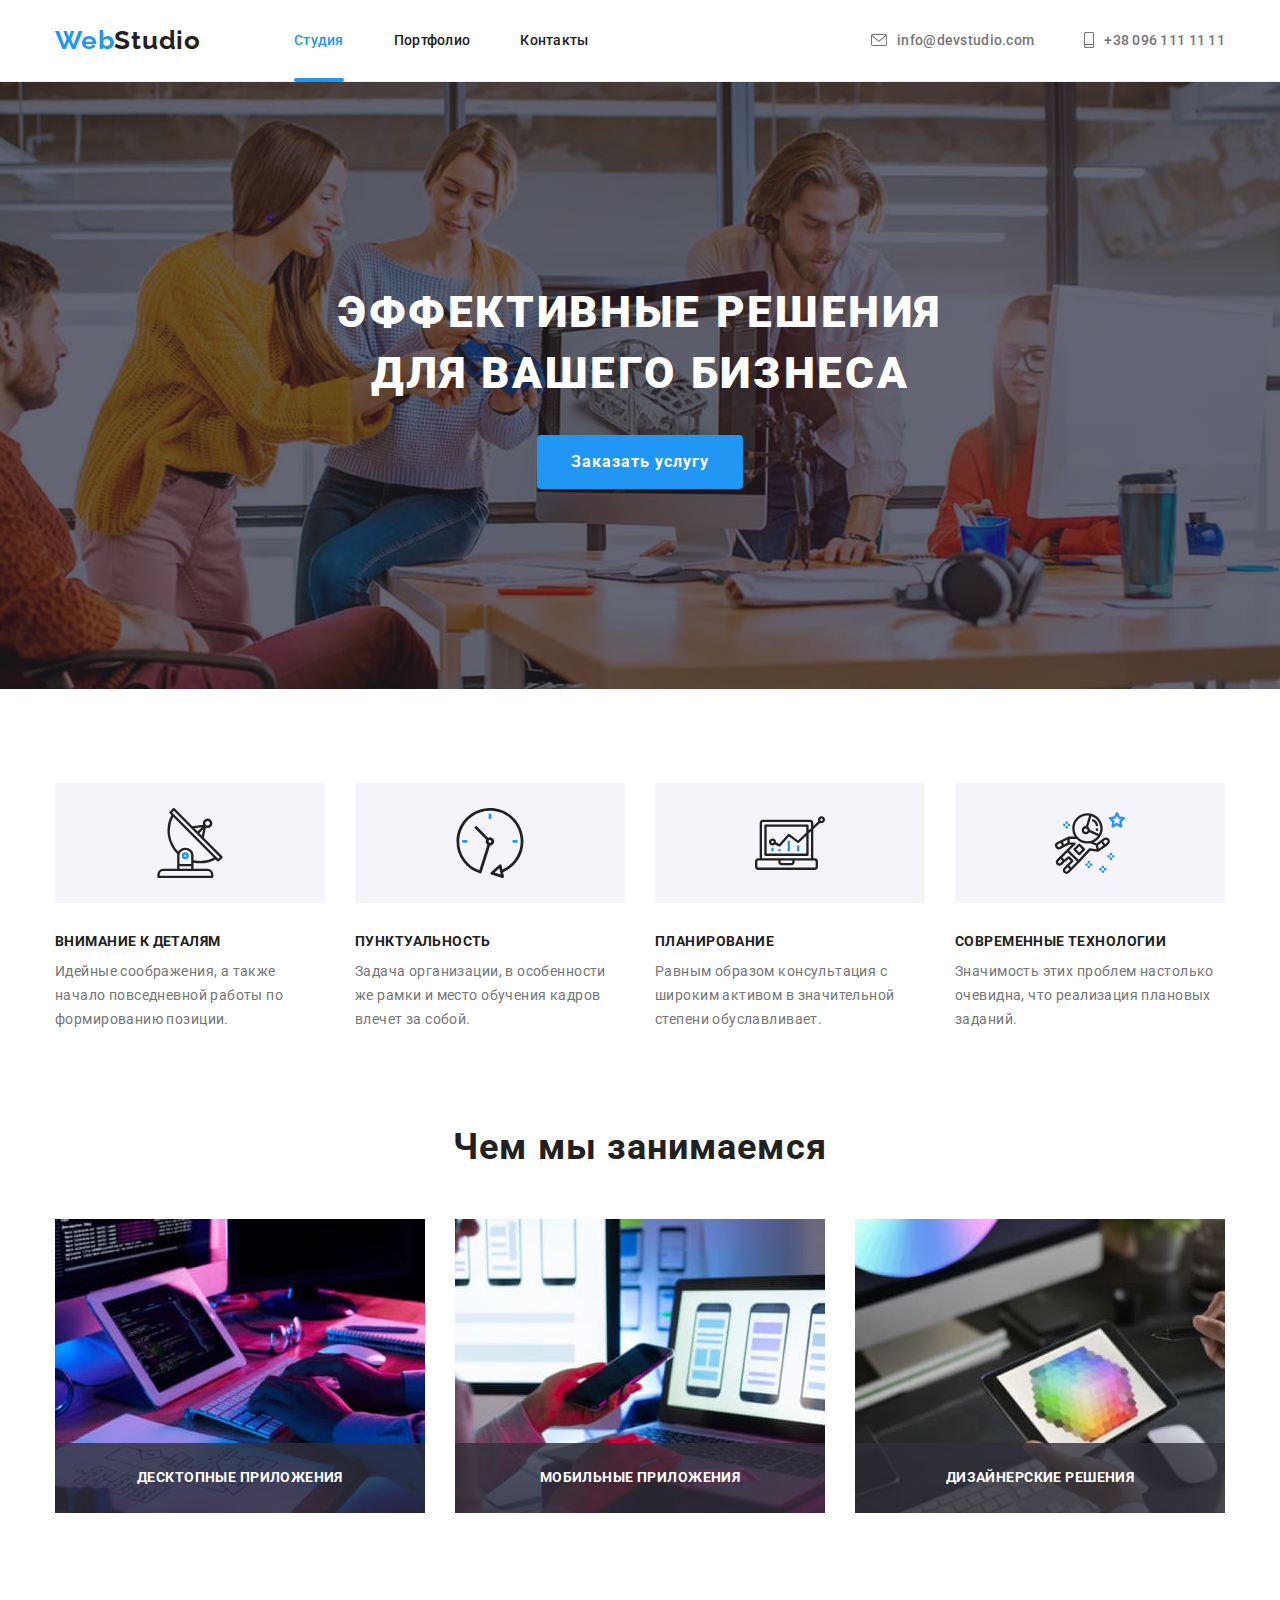
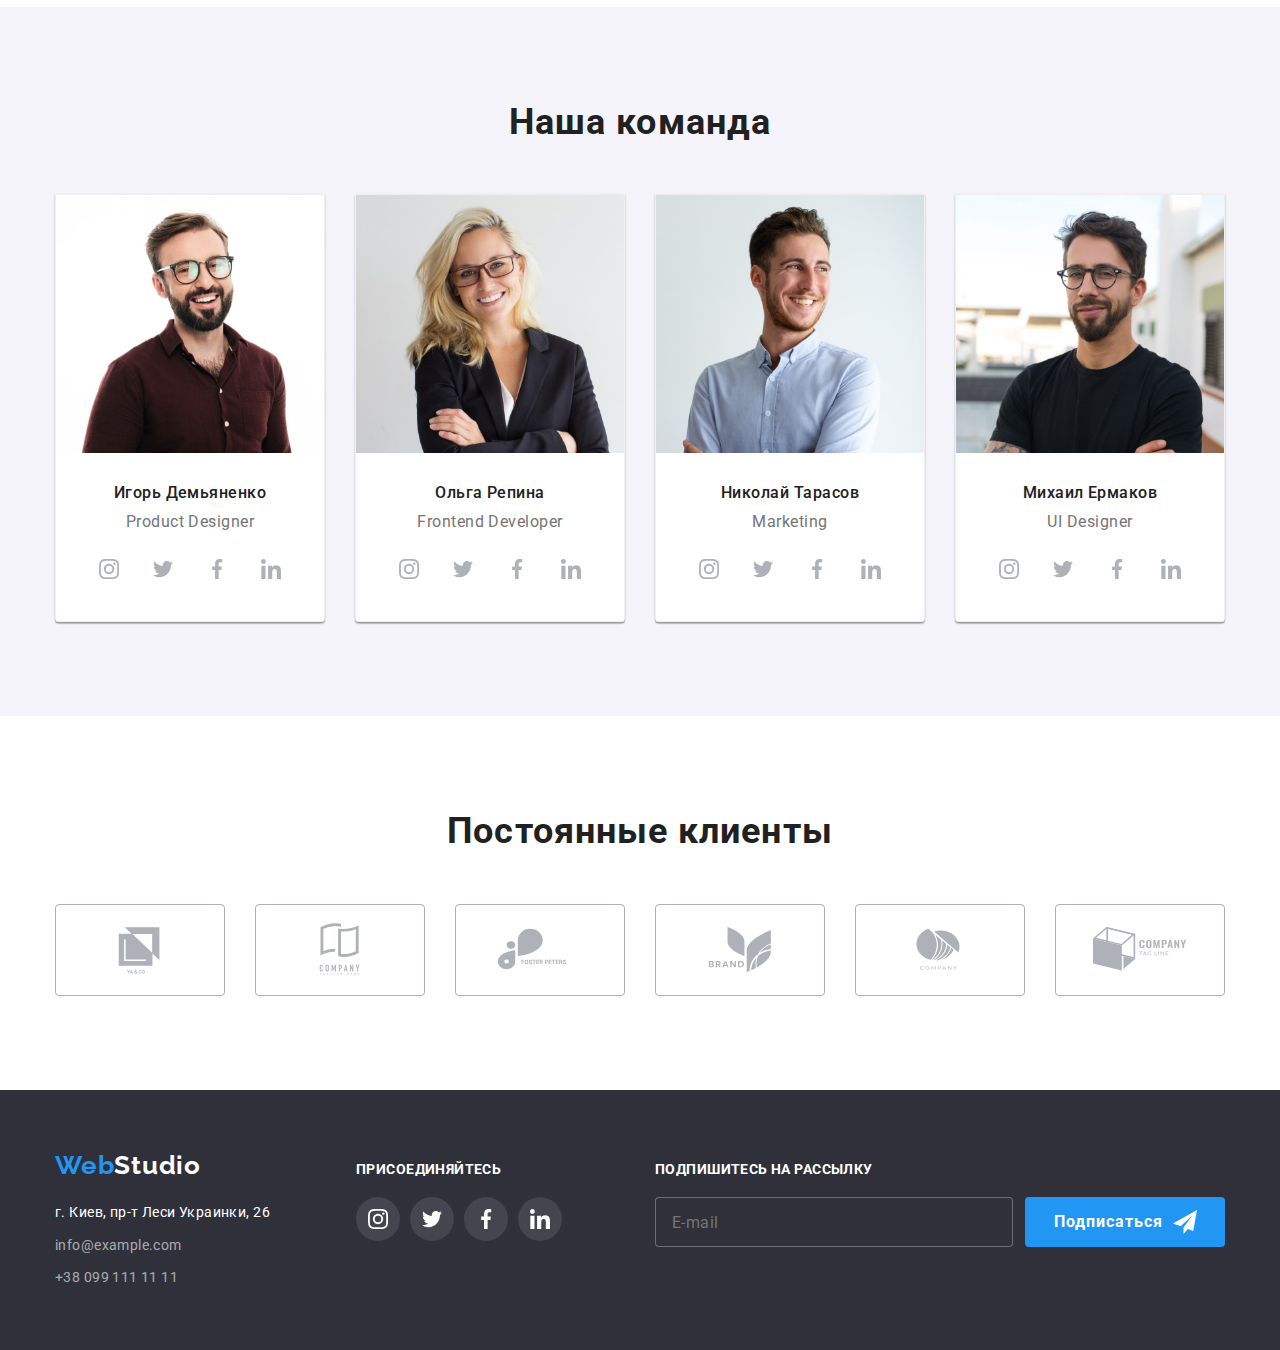
<file: index.html>
<!DOCTYPE html>
<html lang="ru">

<head>
    <meta charset="UTF-8">
    <meta http-equiv="X-UA-Compatible" content="IE=edge">
    <meta name="viewport" content="width=device-width, initial-scale=1.0">
    <title>Студия</title>
    <link href="https://fonts.googleapis.com/css2?family=Raleway:wght@700&family=Roboto:wght@400;500;700;900&display=swap"
        rel="stylesheet">
    <link rel="stylesheet" href="https://cdnjs.cloudflare.com/ajax/libs/modern-normalize/1.1.0/modern-normalize.min.css"/>
    <link rel="stylesheet" href="./css/style.css" />
    
</head>

<body>

        <header class="header">
            <div class="container main-nav">
                <nav class="header-nav">
                    <a href="" class="logo"><span class="logo-color">Web</span>Studio</a>
                    <ul class="site-nav">
                        <li class="item"> <a href="./index.html" class="link current currentLink">Студия</a></li>
                        <li class="item"> <a href="./portfolio.html" class="link">Портфолио</a></li>
                        <li class="item"> <a href="" class="link">Контакты</a></li>
                    </ul>
                </nav>

                <ul class="header-contacts">
                    <li class="item"> 
                        <a href="mailto:info@devstudio.com" class="contacts-link">
                            <svg class="icon-contacts" width="16" height="12">
                                <use href="./image/icons.svg#icon-envelope" width="16" height="12"></use>
                            </svg>info@devstudio.com</a>
                    </li>
                    <li class="item"> 
                        <a href="tel:+380961111111" class="contacts-link">
                            <svg class="icon-contacts" width="10" height="16">
                                <use href="./image/icons.svg#icon-smartphone"></use>
                            </svg>+38 096 111 11 11</a>
                    </li>
                </ul>
            </div>
        </header>

    <main>
        
        <section class="hero overlay">
            <div class="container">
                <h1 class="hero-tittle">Эффективные решения<br> для вашего бизнеса</h1>
                <button class="hero-button" type="button" data-modal-open>Заказать услугу</button>
            </div>
            <div class="backdrop is-hidden" data-modal>
                <div class="modal">
                    
                    <button class="modal-button" type="button" data-modal-close>
                        <svg class="icon-closeblack" width="18" height="18">
                            <use href="./image/symbol-defs.svg#icon-closeblack"></use></svg>
                            </button>
                            
                                <form class="form">
                                    <h2 class="form-tittle">Оставьте свои данные, мы вам перезвоним</h2>
                            <div class="form-field">
                                <label for="name" class="form-text">Имя</label>
                                <input type="name" name="information" id="name" class="form-input">
                                <svg class="icon-form" width="18" height="18">
                                    <use href="./image/modal.svg#icon-person-black"></use>
                                </svg>
                            </div>
                            <div class="form-field">
                                <label for="tel" class="form-text">Телефон</label>
                                <input type="tel" name="information" id="tel" class="form-input">
                                <svg class="icon-form" width="18" height="18">
                                    <use href="./image/modal.svg#icon-phone-black"></use>
                                </svg>
                            </div>
                            <div class="form-field">
                                <label for="email" class="form-text">Почта</label>
                                <input type="email" name="information" id="email" class="form-input">
                                <svg class="icon-form" width="18" height="18">
                                    <use href="./image/modal.svg#icon-email-black"></use>
                                </svg>
                            </div>
                            <div class="form-field-textarea">
                                <label for="text" class="form-text">Комментарий</label>
                                <textarea placeholder="Введите текст" id="text" class="form-textarea"></textarea>
                            </div>
                            
                                <label class="form-label"> <input class="checkbox" type="checkbox" name="checkbox" value="" />
                                <svg class="icon-vector" width="16" height="15">
                                    <use href="./image/modal.svg#icon-vector"></use>
                                </svg>Соглашаюсь с рассылкой и принимаю
                                        <a href="">Условия договора</a>
                                </label>
                                <button type="submit" class="form-button">Отправить</button>
                                    
                            </form>                                    
                        </div>
            </div>
            
        </section>

        <section class="section">
            <div class="container">
                <h2 class="visually-hidden">Наши приимущуства</h2>
                <ul class="features-list">
                    <li class="features-item"> 
                        <div class="icon-fond">
                        <svg class="icon-features" width="70" height="70">
                            <use href="./image/icons.svg#icon-antenna"></use>
                        </svg></div>
                        <h3 class="features-tittle">Внимание к деталям</h3>
                        <p class="features-text">Идейные соображения, а также начало повседневной работы по формированию позиции.</p>
                    </li>
                    <li class="features-item">
                        <div class="icon-fond">
                        <svg class="icon-features" width="70" height="70">
                            <use href="./image/icons.svg#icon-clock"></use>
                        </svg></div>
                        <h3 class="features-tittle">Пунктуальность</h3>
                        <p class="features-text">Задача организации, в особенности же рамки и место обучения кадров влечет за собой.</p>
                    </li>
                    <li class="features-item">
                        <div class="icon-fond">
                        <svg class="icon-features" width="70" height="70">
                            <use href="./image/icons.svg#icon-diagram"></use>
                        </svg></div>
                        <h3 class="features-tittle">Планирование</h3>
                        <p class="features-text">Равным образом консультация с широким активом в значительной степени обуславливает.</p>
                    </li>
                    <li class="features-item">
                        <div class="icon-fond">
                        <svg class="icon-features" width="70" height="70">
                            <use href="./image/icons.svg#icon-astronaut"></use>
                        </svg></div>
                        <h3 class="features-tittle">Современные технологии</h3>
                        <p class="features-text">Значимость этих проблем настолько очевидна, что реализация плановых заданий.</p>
                    </li>
                </ul>
            </div>
        </section>

        <section class="section work-section">
            <div class="container">
                <h2 class="section-tittle">Чем мы занимаемся</h2>
                <ul class="work-list">
                    <li class="work-item">
                        <div class="thumb">
                            <img src="./image/box1.jpg" alt="создание сайтов" width="370">
                        <div class="thumb-label">
                            <p class="thumb-text">Десктопные приложения</p>
                            </div>
                        </div>
                    </li>
                    <li class="work-item">
                        <div class="thumb">
                        <img src="./image/box2.jpg" alt="создание приложений" width="370">
                        <div class="thumb-label">
                            <p class="thumb-text">Мобильные приложения</p>
                        </div>
                    </div>
                </li>
                    <li class="work-item">
                        <div class="thumb">
                        <img src="./image/box3.jpg" alt="графический дизайн" width="370">
                        <div class="thumb-label">
                            <p class="thumb-text">Дизайнерские решения</p>
                        </div>
                    </div>
                </li>
                </ul>
            </div>
        </section>

        <section class="section team-section">
            <div class="container">
                <h2 class="section-tittle">Наша команда</h2>
                <ul class="team-list">
                    <li class="team-item">
                        <img src="./image/img1..jpg" alt="имя и фото дизайнера" width="270">
                        <div class="card">
                            <h3 class="team-worker">Игорь Демьяненко</h3>
                            <p class="team-text">Product Designer</p>
                            <ul class="socialnet-list">
                                <li class="socialnet-item"><a href="" class="socialnet-link">
                                    <svg class="icon-socialnet" width="20" height="20">
                                        <use href="./image/icons.svg#icon-instagram"></use>
                                    </svg>
                                </a></li>
                                <li class="socialnet-item"><a href="" class="socialnet-link">
                                    <svg class="icon-socialnet" width="20" height="20">
                                        <use href="./image/icons.svg#icon-twitter"></use>
                                    </svg>
                                </a></li>
                                <li class="socialnet-item"><a href="" class="socialnet-link">
                                    <svg class="icon-socialnet" width="20" height="20">
                                        <use href="./image/icons.svg#icon-facebook"></use>
                                    </svg>
                                </a></li>
                                <li class="socialnet-item"><a href="" class="socialnet-link">
                                    <svg class="icon-socialnet" width="20" height="20">
                                    <use href="./image/icons.svg#icon-linkedin"></use>
                                </svg>
                                </a></li>
                            </ul>
                        </div>
                    </li>
                    <li class="team-item"> 
                        <img src="./image/img2..jpg" alt="имя и фото разработчика" width="270">
                        <div class="card">
                            <h3 class="team-worker">Ольга Репина</h3>
                            <p class="team-text">Frontend Developer</p>
                            <ul class="socialnet-list">
                                <li class="socialnet-item"><a href="" class="socialnet-link">
                                        <svg class="icon-socialnet" width="20" height="20">
                                            <use href="./image/icons.svg#icon-instagram"></use>
                                        </svg>
                                    </a></li>
                                <li class="socialnet-item"><a href="" class="socialnet-link">
                                        <svg class="icon-socialnet" width="20" height="20">
                                            <use href="./image/icons.svg#icon-twitter"></use>
                                        </svg>
                                    </a></li>
                                <li class="socialnet-item"><a href="" class="socialnet-link">
                                        <svg class="icon-socialnet" width="20" height="20">
                                            <use href="./image/icons.svg#icon-facebook"></use>
                                        </svg>
                                    </a></li>
                                <li class="socialnet-item"><a href="" class="socialnet-link">
                                        <svg class="icon-socialnet" width="20" height="20">
                                            <use href="./image/icons.svg#icon-linkedin"></use>
                                        </svg>
                                    </a></li>
                            </ul>
                        </div>
                    </li>
                    <li class="team-item">
                        <img src="./image/img3..jpg" alt="имя и фото маркетолога" width="270">
                        <div class="card">
                            <h3 class="team-worker">Николай Тарасов</h3>
                            <p class="team-text">Marketing</p>
                            <ul class="socialnet-list">
                                <li class="socialnet-item"><a href="" class="socialnet-link">
                                        <svg class="icon-socialnet" width="20" height="20">
                                            <use href="./image/icons.svg#icon-instagram"></use>
                                        </svg>
                                    </a></li>
                                <li class="socialnet-item"><a href="" class="socialnet-link">
                                        <svg class="icon-socialnet" width="20" height="20">
                                            <use href="./image/icons.svg#icon-twitter"></use>
                                        </svg>
                                    </a></li>
                                <li class="socialnet-item"><a href="" class="socialnet-link">
                                        <svg class="icon-socialnet" width="20" height="20">
                                            <use href="./image/icons.svg#icon-facebook"></use>
                                        </svg>
                                    </a></li>
                                <li class="socialnet-item"><a href="" class="socialnet-link">
                                        <svg class="icon-socialnet" width="20" height="20">
                                            <use href="./image/icons.svg#icon-linkedin"></use>
                                        </svg>
                                    </a></li>
                            </ul>
                        </div>
                    </li>
                    <li class="team-item">
                        <img src="./image/img4..jpg" alt="имя и фото дизайнера" width="270">
                        <div class="card">
                            <h3 class="team-worker">Михаил Ермаков</h3>
                            <p class="team-text">UI Designer</p>
                            <ul class="socialnet-list">
                                <li class="socialnet-item"><a href="" class="socialnet-link">
                                        <svg class="icon-socialnet" width="20" height="20">
                                            <use href="./image/icons.svg#icon-instagram"></use>
                                        </svg>
                                    </a></li>
                                <li class="socialnet-item"><a href="" class="socialnet-link">
                                        <svg class="icon-socialnet" width="20" height="20">
                                            <use href="./image/icons.svg#icon-twitter"></use>
                                        </svg>
                                    </a></li>
                                <li class="socialnet-item"><a href="" class="socialnet-link">
                                        <svg class="icon-socialnet" width="20" height="20">
                                            <use href="./image/icons.svg#icon-facebook"></use>
                                        </svg>
                                    </a></li>
                                <li class="socialnet-item"><a href="" class="socialnet-link">
                                        <svg class="icon-socialnet" width="20" height="20">
                                            <use href="./image/icons.svg#icon-linkedin"></use>
                                        </svg>
                                    </a></li>
                            </ul>
                        </div>
                    </li>
                </ul>
            </div>
        </section>

        
        <section class="section">
            <div class="container ">
                <h2 class="section-tittle">Постоянные клиенты</h2>
                <ul class="clients-list">
                    <li class="clients-item"><a href="" class="clients-link">
                        <svg class="icon-clients" width="106" height="60">
                            <use href="./image/icons.svg#icon-group1"></use>
                        </svg>
                    </a></li>
                    <li class="clients-item"><a href="" class="clients-link">
                        <svg class="icon-clients" width="106" height="60">
                            <use href="./image/icons.svg#icon-group2"></use>
                        </svg>
                    </a></li>
                    <li class="clients-item"><a href="" class="clients-link">
                        <svg class="icon-clients" width="106" height="60">
                            <use href="./image/icons.svg#icon-group4"></use>
                        </svg>
                    </a></li>
                    <li class="clients-item"><a href="" class="clients-link">
                        <svg class="icon-clients" width="106" height="60">
                            <use href="./image/icons.svg#icon-group5"></use>
                        </svg>
                    </a></li>
                    <li class="clients-item"><a href="" class="clients-link">
                        <svg class="icon-clients" width="106" height="60">
                            <use href="./image/icons.svg#icon-group3"></use>
                        </svg>
                    </a></li>
                    <li class="clients-item"><a href="" class="clients-link">
                        <svg class="icon-clients" width="106" height="60">
                            <use href="./image/icons.svg#icon-group6"></use>
                        </svg>
                    </a></li>
                </ul>
            </div>
        </section>

    </main>

    <footer class="footer">
        <div class="container footer-container">
        <div class="studio-contacts">
            <a href="" class="footer-logo"><span class="logo-color">Web</span>Studio</a>
            <address>
                <ul>
                    <li class="footer-item"><a href="https://goo.gl/maps/HtZ4afdVrEfR3vtr7" class="links footer-address">г. Киев, пр-т Леси Украинки, 26</a></li>
                    <li class="footer-item"><a href="mailto:info@example.com" class="links footer-contacts">info@example.com</a></li>
                    <li class="footer-item"><a href="tel:+380991111111" class="links footer-contacts">+38 099 111 11 11</a></li>
                </ul>
            </address>
        </div>

        <div class="footer-socialnet">
                <p class="footer-text">Присоединяйтесь</p>
                    <ul class="footer-list">
                        <li class="footer-item-icon"><a href="" class="footer-link-icon">
                            <svg class="icon-footer" width="20" height="20">
                                <use href="./image/icons.svg#icon-instagram"></use>
                            </svg>
                        </a></li>
                        <li class="footer-item-icon"><a href="" class="footer-link-icon">
                            <svg class="icon-footer" width="20" height="20">
                                <use href="./image/icons.svg#icon-twitter"></use>
                            </svg>
                        </a></li>
                        <li class="footer-item-icon"><a href="" class="footer-link-icon">
                            <svg class="icon-footer" width="20" height="20">
                                <use href="./image/icons.svg#icon-facebook"></use>
                            </svg>
                        </a></li>
                        <li class="footer-item-icon"><a href="" class="footer-link-icon">
                            <svg class="icon-footer" width="20" height="20">
                                <use href="./image/icons.svg#icon-linkedin"></use>
                            </svg>
                        </a></li>
                    </ul>
                </div>

                <div class="subscription">
                    
                        <form class="footer-form">
                            <div class="subscribe">
                            <div>
                            <p class="footer-text">Подпишитесь на рассылку</p>
                            <input type="email" name="email" placeholder="E-mail" class="footer-input"></div>
                            <div class="subscribe-button">
                                <button type="submit" class="footer-button">Подписаться <svg class="icon-telegram" width="24" height="24">
                                        <use href="./image/modal.svg#icon-icon-send"></use>
                                    </svg></button>
                            </div>
                            </div>
                        </form>
                </div>
            </div>
        
    </footer>
    
    <script src="./js/modal.js"></script>
</body>

</html>
</file>
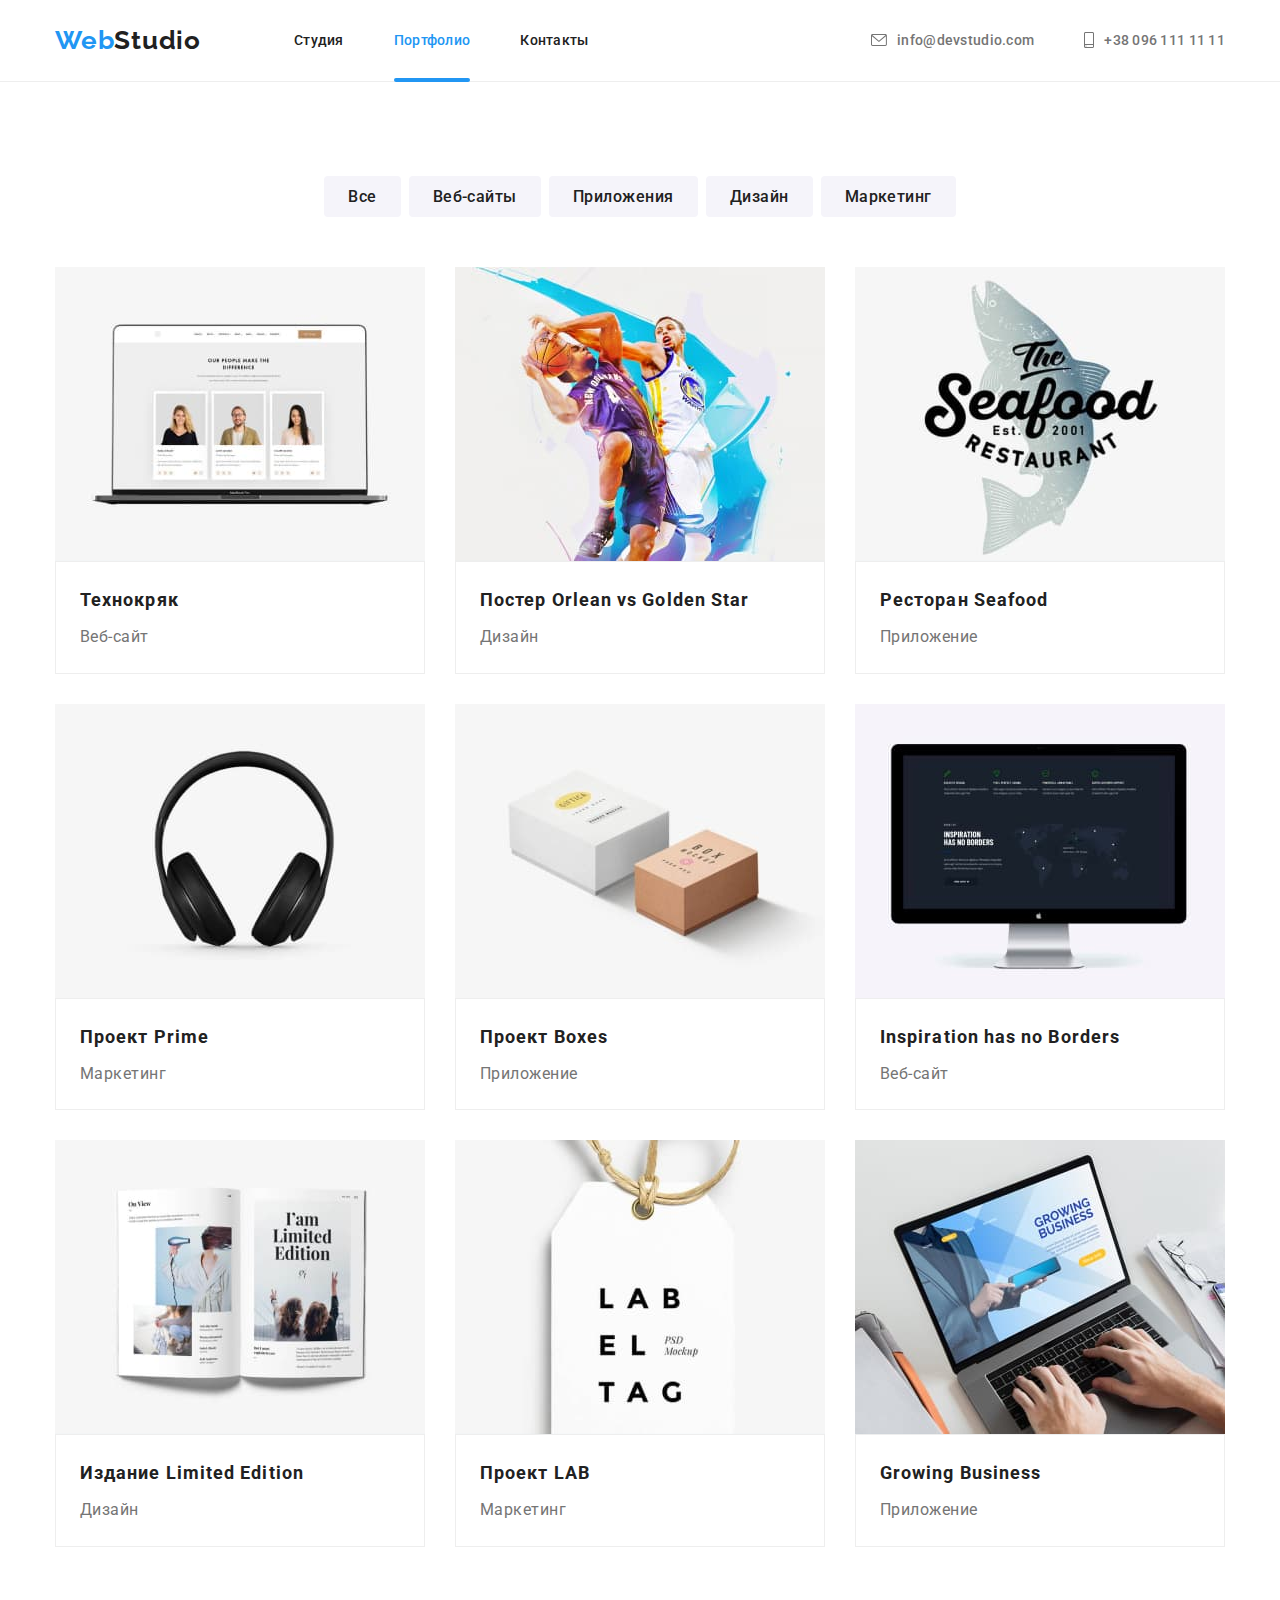
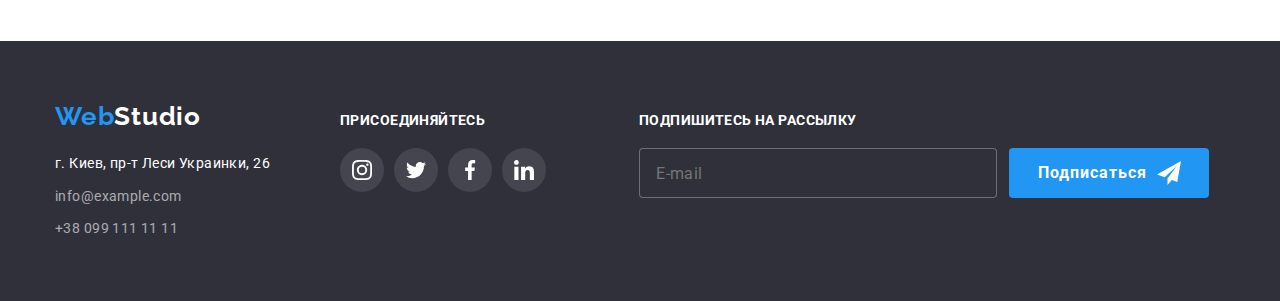
<file: portfolio.html>
<!DOCTYPE html>
<html lang="ru">
<head>
    <meta charset="UTF-8">
    <meta http-equiv="X-UA-Compatible" content="IE=edge">
    <meta name="viewport" content="width=device-width, initial-scale=1.0">
    <title>Портфолио</title>
    <link href="https://fonts.googleapis.com/css2?family=Raleway:wght@700&family=Roboto:wght@400;500;700;900&display=swap"
        rel="stylesheet">
    <link rel="stylesheet" href="https://cdnjs.cloudflare.com/ajax/libs/modern-normalize/1.1.0/modern-normalize.min.css" />
    <link rel="stylesheet" href="./css/style.css" />
    
</head>
<body>
    
        <header class="header">
            <div class="container main-nav">
                <nav class="header-nav">
                    <a href="" class="logo"><span class="logo-color">Web</span>Studio</a>
                    <ul class="site-nav">
                        <li class="item"> <a href="./index.html" class="link">Студия</a></li>
                        <li class="item"> <a href="./portfolio.html" class="link current currentLink">Портфолио</a></li>
                        <li class="item"> <a href="" class="link">Контакты</a></li>
                    </ul>
                </nav>
            
                <ul class="header-contacts">
                    <li class="item"> <a href="mailto:info@devstudio.com" class="contacts-link">
                        <svg class="icon-contacts" width="16" height="12">
                            <use href="./image/icons.svg#icon-envelope"></use>
                        </svg>info@devstudio.com</a></li>
                    <li class="item"> <a href="tel:+380961111111" class="contacts-link">
                        <svg class="icon-contacts" width="10" height="16">
                            <use href="./image/icons.svg#icon-smartphone"></use>
                        </svg>+38 096 111 11 11</a></li>
                </ul>
            </div>
        </header>

    <main>
        <section class="section">
            <div class="container">
                    <h1 class="visually-hidden">Навигция по проэктам</h1>
                        <ul class="filters-nav">
                            <li class="filters-button"><button class="button" type="button">Все</button></li>
                            <li class="filters-button"><button class="button" type="button">Веб-сайты</button></li>
                            <li class="filters-button"><button class="button" type="button">Приложения</button></li>
                            <li class="filters-button"><button class="button" type="button">Дизайн</button></li>
                            <li class="filters-button"><button class="button" type="button">Маркетинг</button></li>
                        </ul>
            
                        <ul class="projects-list">
                            <li class="projects-item">
                                <a href="" class="projects-link"> 
                                    <div class="projects-thumb">
                                    <img src="./image/img1.jpg" alt="изображение проэкта" width="370">
                                    <div class="projects-overlay">
                                        <div><p class="projects-overlay-text">Технокряк это современная площадка распространения коронавируса. Компании используют эту платформу для цифрового
                                        шпионажа и атак на защищённые сервера конкурентов.</p></div>
                                    </div></div>
                                    <div class="card-projects">
                                        <h2 class="projects-tittle">Технокряк</h2>
                                        <p class="projects-text">Веб-сайт</p>
                                    </div>
                                </a>
                            </li>
                            <li class="projects-item">

                                <a href="" class="projects-link">
                                    <div class="projects-thumb">
                                    <img src="./image/img2.jpg" alt="изображение проэкта" width="370">
                                    <div class="projects-overlay">
                                        <div>
                                            <p class="projects-overlay-text">Технокряк это современная площадка распространения коронавируса. Компании
                                                используют эту платформу для цифрового
                                                шпионажа и атак на защищённые сервера конкурентов.</p>
                                        </div>
                                    </div>
                                    </div>
                                    <div class="card-projects">
                                        <h2 class="projects-tittle">Постер <span lang="en">Orlean vs Golden Star</span> </h2>
                                        <p class="projects-text">Дизайн</p>
                                    </div>
                                </a>
                            </li>
                            <li class="projects-item">
                                <a href="" class="projects-link">
                                    <div class="projects-thumb">
                                    <img src="./image/img3.jpg" alt="изображение проэкта" width="370">
                                    <div class="projects-overlay">
                                        <div>
                                            <p class="projects-overlay-text">Технокряк это современная площадка распространения коронавируса. Компании
                                                используют эту платформу для цифрового
                                                шпионажа и атак на защищённые сервера конкурентов.</p>
                                        </div>
                                    </div>
                                    </div>
                                    <div class="card-projects">
                                        <h2 class="projects-tittle">Ресторан <span lang="en">Seafood</span></h2>
                                        <p class="projects-text">Приложение</p>
                                    </div>
                                </a>
                            </li>
                            <li class="projects-item">
                                <a href="" class="projects-link">
                                    <div class="projects-thumb">
                                    <img src="./image/img4.jpg" alt="изображение проэкта" width="370">
                                    <div class="projects-overlay">
                                        <div>
                                            <p class="projects-overlay-text">Технокряк это современная площадка распространения коронавируса. Компании
                                                используют эту платформу для цифрового
                                                шпионажа и атак на защищённые сервера конкурентов.</p>
                                        </div>
                                    </div>
                                    </div>
                                    <div class="card-projects">
                                        <h2 class="projects-tittle">Проект <span lang="en">Prime</span></h2>
                                        <p class="projects-text">Маркетинг</p>
                                    </div>
                                </a>
                            </li>
                            <li class="projects-item">
                                <a href="" class="projects-link">
                                    <div class="projects-thumb">
                                    <img src="./image/img5.jpg" alt="изображение проэкта" width="370">
                                    <div class="projects-overlay">
                                        <div>
                                            <p class="projects-overlay-text">Технокряк это современная площадка распространения коронавируса. Компании
                                                используют эту платформу для цифрового
                                                шпионажа и атак на защищённые сервера конкурентов.</p>
                                        </div>
                                    </div>
                                    </div>
                                    <div class="card-projects">
                                        <h2 class="projects-tittle">Проект <span lang="en">Boxes</span></h2>
                                        <p class="projects-text">Приложение</p>
                                    </div>
                                </a>
                            </li>
                            <li class="projects-item">
                                <a href="" class="projects-link">
                                    <div class="projects-thumb">
                                    <img src="./image/img6.jpg" alt="изображение проэкта" width="370">
                                    <div class="projects-overlay">
                                        <div>
                                            <p class="projects-overlay-text">Технокряк это современная площадка распространения коронавируса. Компании
                                                используют эту платформу для цифрового
                                                шпионажа и атак на защищённые сервера конкурентов.</p>
                                        </div>
                                    </div>
                                    </div>
                                    <div class="card-projects">
                                        <h2 lang="en" class="projects-tittle">Inspiration has no Borders</h2>
                                        <p class="projects-text">Веб-сайт</p>
                                    </div>
                                </a>
                            </li>
                            <li class="projects-item">
                                <a href="" class="projects-link">
                                    <div class="projects-thumb">
                                    <img src="./image/img7.jpg" alt="изображение проэкта" width="370">
                                    <div class="projects-overlay">
                                        <div>
                                            <p class="projects-overlay-text">Технокряк это современная площадка распространения коронавируса. Компании
                                                используют эту платформу для цифрового
                                                шпионажа и атак на защищённые сервера конкурентов.</p>
                                        </div>
                                    </div>
                                    </div>
                                    <div class="card-projects">
                                        <h2 class="projects-tittle">Издание <span lang="en">Limited Edition</span></h2>
                                        <p class="projects-text">Дизайн</p>
                                    </div>
                                </a>
                            </li>
                            <li class="projects-item">
                                <a href="" class="projects-link">
                                    <div class="projects-thumb">
                                    <img src="./image/img8.jpg" alt="изображение проэкта" width="370">
                                    <div class="projects-overlay">
                                        <div>
                                            <p class="projects-overlay-text">Технокряк это современная площадка распространения коронавируса. Компании
                                                используют эту платформу для цифрового
                                                шпионажа и атак на защищённые сервера конкурентов.</p>
                                        </div>
                                    </div>
                                    </div>
                                    <div class="card-projects">
                                        <h2 class="projects-tittle">Проект <span lang="en">LAB</span></h2>
                                        <p class="projects-text">Маркетинг</p>
                                    </div>
                                </a>
                            </li>
                            <li class="projects-item">
                                <a href="" class="projects-link">
                                    <div class="projects-thumb">
                                    <img src="./image/img9.jpg" alt="изображение проэкта" width="370">
                                    <div class="projects-overlay">
                                        <div>
                                            <p class="projects-overlay-text">Технокряк это современная площадка распространения коронавируса. Компании
                                                используют эту платформу для цифрового
                                                шпионажа и атак на защищённые сервера конкурентов.</p>
                                        </div>
                                    </div>
                                    </div>
                                    <div class="card-projects">
                                        <h2 lang="en" class="projects-tittle">Growing Business</h2>
                                        <p class="projects-text">Приложение</p>
                                    </div>
                                </a>
                            </li>
                        </ul>
                    </div>
        </section>
    </main>

    <footer class="footer">
        <div class="container footer-container">
            <div>
                <a href="" class="footer-logo"><span class="logo-color">Web</span>Studio</a>
                <address>
                    <ul>
                        <li class="footer-item"><a href="https://goo.gl/maps/HtZ4afdVrEfR3vtr7"
                                class="links footer-address">г. Киев, пр-т Леси Украинки, 26</a></li>
                        <li class="footer-item"><a href="mailto:info@example.com"
                                class="links footer-contacts">info@example.com</a></li>
                        <li class="footer-item"><a href="tel:+380991111111" class="links footer-contacts">+38 099 111 11
                                11</a></li>
                    </ul>
                </address>
            </div>
    
            <div class="footer-socialnet">
                <p class="footer-text">Присоединяйтесь</p>
                <ul class="footer-list">
                    <li class="footer-item-icon"><a href="" class="footer-link-icon">
                            <svg class="icon-footer" width="20" height="20">
                                <use href="./image/icons.svg#icon-instagram"></use>
                            </svg>
                        </a></li>
                    <li class="footer-item-icon"><a href="" class="footer-link-icon">
                            <svg class="icon-footer" width="20" height="20">
                                <use href="./image/icons.svg#icon-twitter"></use>
                            </svg>
                        </a></li>
                    <li class="footer-item-icon"><a href="" class="footer-link-icon">
                            <svg class="icon-footer" width="20" height="20">
                                <use href="./image/icons.svg#icon-facebook"></use>
                            </svg>
                        </a></li>
                    <li class="footer-item-icon"><a href="" class="footer-link-icon">
                            <svg class="icon-footer" width="20" height="20">
                                <use href="./image/icons.svg#icon-linkedin"></use>
                            </svg>
                        </a></li>
                </ul>
            </div>
            <div class="subscription">
            
                <form class="footer-form">
                    <div class="subscribe">
                        <div>
                            <p class="footer-text">Подпишитесь на рассылку</p>
                            <input type="email" name="email" placeholder="E-mail" class="footer-input">
                        </div>
                        <div class="subscribe-button">
                            <button type="submit" class="footer-button">Подписаться <svg class="icon-telegram" width="24"
                                    height="24">
                                    <use href="./image/modal.svg#icon-icon-send"></use>
                                </svg></button>
                        </div>
                    </div>
                </form>
            </div>
        </div>
        
    </footer>
</body>
</html>
</file>
<file: css/style.css>
:root {
  --primary-text-color: #757575;
  --tittle-text-color: #212121;
  --accent-color: #2196f3;
  --first-background-color: #ffffff;
  --secondary-background-color: #f5f4fa;
  --icon-color: #afb1b8;
  --timing-function: cubic-bezier(0.4, 0, 0.2, 1);
}

body {
  font-family: 'Roboto', sans-serif;
  font-style: normal;
  color: var(--primary-text-color);
  background-color: var(--first-background-color);
}
/* **************КОНТЕЙНЕР************* */
.container {
  margin-left: auto;
  margin-right: auto;
  width: 1200px;
  padding-left: 15px;
  padding-right: 15px;
}

/* *****************Утилиты ****************/
ul {
  padding: 0;
  margin: 0;
  list-style: none;
}
p {
  margin: 0;
  padding: 0;
}
section {
  padding-top: 94px;
  padding-bottom: 94px;
}
img {
  display: block;
  max-width: 100%;
  height: auto;
}

/* ОФОРМЛЕНИЕ ШАПКИ */

.header {
  border-bottom: 1px solid #eeeeee;
}
.main-nav {
  display: flex;
  align-items: center;
}
.header-nav {
  display: flex;
  align-items: center;
}
.logo-color {
  color: #2196f3;
}

.logo {
  display: block;

  text-decoration: none;
  color: var(--tittle-text-color);
  font-family: Raleway;
  font-weight: 700;
  font-size: 26px;
  line-height: 1.2;
  letter-spacing: 0.03em;
}
.site-nav {
  display: flex;
  margin-left: 93px;
}

.item:not(:last-child) {
  margin-right: 50px;
}

.link {
  display: block;
  padding-top: 32px;
  padding-bottom: 32px;

  color: var(--tittle-text-color);
  text-decoration: none;
  font-size: 14px;
  line-height: 1.2;
  font-weight: 500;
  letter-spacing: 0.02em;

  position: relative;
}
.current::after {
  content: '';

  display: block;
  height: 4px;
  width: 100%;
  background-color: var(--accent-color);
  border-radius: 2px;

  position: absolute;
  left: 0;
  bottom: -1px;
}
.currentLink {
  color: var(--accent-color);
}
.link:hover,
.link:focus {
  color: var(--accent-color);
  transition: color 250ms var(--timing-function);
}

.header-contacts {
  display: flex;
  margin-left: auto;
}

.contacts-link {
  text-decoration: none;
  color: var(--primary-text-color);
  font-size: 14px;
  line-height: 1.2;
  font-weight: 500;
  letter-spacing: 0.02em;

  display: flex;
  align-items: center;
}
.contacts-link:hover,
.contacts-link:focus {
  color: var(--accent-color);
  transition: color 250ms var(--timing-function);
}
.icon-contacts {
  margin-right: 10px;
  fill: currentColor;
}
.icon-contacts:hover {
  fill: var(--accent-color);
  transition: fill 250ms var(--timing-function);
}
/************************ ГЕРОЙ************************* */
.overlay {
  max-width: 1600px;
  min-height: 600px;
  margin-left: auto;
  margin-right: auto;
  background: linear-gradient(to right, rgba(47, 48, 58, 0.4), rgba(47, 48, 58, 0.4)),
    url('../image/./img-hero.jpg');
  background-repeat: no-repeat;
  background-size: cover;
  background-position: 50% 50%;
}
.hero {
  padding: 200px 0;
  text-align: center;

  color: var(--first-background-color);
  background-color: #2f303a;
}
.hero-tittle {
  margin-top: 0px;
  margin-bottom: 30px;

  font-family: inherit;
  font-weight: 900;
  font-size: 44px;
  line-height: 1.4;

  letter-spacing: 0.06em;
  text-transform: uppercase;
}

.hero-button {
  padding: 10px 32px;
  border-radius: 4px;
  min-width: 200px;

  color: var(--first-background-color);
  background-color: var(--accent-color);
  border-color: transparent;

  font-family: inherit;
  font-weight: 700;
  font-size: 16px;
  line-height: 1.9;
  letter-spacing: 0.06em;
  cursor: pointer;
}
/* *******************Модальное окно************ */
.backdrop {
  position: fixed;
  top: 0;
  left: 0;

  width: 100%;
  height: 100%;

  background-color: rgba(0, 0, 0, 0.1);
  z-index: 1;

  opacity: 1;
  transition: opacity 250ms var(--timing-function);
}
.backdrop.is-hidden {
  opacity: 0;
  pointer-events: none;
  visibility: hidden;
  transition: opacity 250ms var(--timing-function);
}
.backdrop.is-hidden .modal {
  transform: translate(-50%, -50%) scale(0.5);
}
.modal {
  position: absolute;
  top: 50%;
  left: 50%;
  visibility: visible;
  padding: 40px;

  width: 528px;
  height: 581px;

  background-color: var(--first-background-color);
  transform: translate(-50%, -50%) scale(1);
  transition: transform 250ms var(--timing-function);
}
.modal-button {
  position: absolute;

  width: 30px;
  height: 30px;
  border-radius: 50%;

  cursor: pointer;
  border: 1px solid rgba(0, 0, 0, 0.1);
  background-color: inherit;

  display: flex;
  margin-left: auto;
  top: 8px;
  right: 8px;
}
.icon-closeblack {
  position: absolute;
  top: 50%;
  left: 50%;
  transform: translate(-50%, -50%);
}
.modal-button:hover .icon-closeblack {
  fill: var(--accent-color);
  transition: fill 250ms var(--timing-function);
}
.form {
  color: #212121;
}
.form-tittle {
  font-weight: 700;
  font-size: 20px;
  line-height: 1.2;
  letter-spacing: 0.03em;
  text-align: center;
  margin: 0;
  margin-bottom: 12px;
}
.form-text {
  font-weight: inherit;
  font-size: 12px;
  line-height: 1.2;
  letter-spacing: 0.01em;

  color: var(--primary-text-color);
  text-align: start;
  margin-bottom: 4px;
}
.form-input {
  display: flex;
  padding-left: 42px;

  width: 100%;
  height: 40px;
  border-radius: 4px;
  border: 1px solid rgba(33, 33, 33, 0.2);

  outline-color: var(--accent-color);
}
.form-field-textarea {
  display: flex;
  flex-direction: column;

  position: relative;
  margin-bottom: 20px;
}
.form-textarea {
  font-size: 14px;
  line-height: 1.2;
  letter-spacing: 0.01em;

  color: rgba(117, 117, 117, 0.5);
  outline-color: var(--accent-color);

  height: 120px;
  border-radius: 4px;
  border: 1px solid rgba(33, 33, 33, 0.2);
  padding: 11px 12px;
  resize: none;
}
.form-textarea::placeholder {
  font-weight: 400;
  font-size: 14px;
  line-height: 1.2;
  letter-spacing: 0.01em;
  color: rgba(117, 117, 117, 0.5);
}
.form-label {
  font-size: 14px;
  line-height: 1.7;
  letter-spacing: 0.03em;

  color: var(--primary-text-color);
}

.form-label a {
  color: var(--accent-color);
}
.form-button {
  padding: 10px 55px;
  border-radius: 4px;
  min-width: 200px;

  color: var(--first-background-color);
  background-color: var(--accent-color);
  border-color: transparent;

  font-family: inherit;
  font-weight: 700;
  font-size: 16px;
  line-height: 1.9;
  letter-spacing: 0.06em;
  cursor: pointer;
}
.form-field {
  display: flex;
  flex-direction: column;
  margin-bottom: 10px;

  position: relative;
}

.icon-form {
  position: absolute;
  top: 50%;
  left: 12px;

  display: block;
  width: 18px;
  height: 18px;
  transition: transform 250ms var(--accent-color);
}
.form-input:focus + .icon-form {
  fill: var(--accent-color);
  transform: fill 250ms var(--accent-color);
}

.checkbox {
  position: absolute;
  width: 1px;
  height: 1px;
  margin: -1px;
  border: 0;
  padding: 0;
  clip: rect(0 0 0 0);
  overflow: hidden;
}
.icon-vector {
  margin-right: 7px;
  display: block;

  transition: transform 250ms var(--timing-function);
}
.form-label {
  display: flex;
  align-items: center;
  justify-content: center;
  margin-bottom: 30px;
  transition: transform 250ms var(--timing-function);
}
.checkbox:checked + .icon-vector {
  background-color: var(--accent-color);
  fill: var(--accent-color);
  transform: scale(1.2) 250ms var(--timing-function);

  border-radius: 2px;
  background-image: url(../image/vector.svg);
  background-size: contain;
  background-origin: border-box;
  background-repeat: no-repeat;
  background-position: 50% 50%;
}
/* ****************************Преимущества************************ */
.features-list {
  display: flex;
  flex-wrap: wrap;
}
.features-item {
  width: 270px;
}
.features-item:not(:last-child) {
  margin-right: 30px;
}

.visually-hidden {
  position: absolute;
  clip: rect(0 0 0 0);
  width: 1px;
  height: 1px;
  margin: -1px;
}

.features-tittle {
  margin-top: 0;
  margin-bottom: 10px;

  color: var(--tittle-text-color);
  font-weight: 700;
  font-size: 14px;
  line-height: 1.2;
  letter-spacing: 0.03em;
  text-transform: uppercase;
}
.features-text {
  font-family: inherit;
  font-weight: 400;
  font-size: 14px;
  line-height: 1.7;
  letter-spacing: 0.03em;
}
.icon-features {
  display: block;
}
.icon-fond {
  display: flex;
  justify-content: center;
  align-items: center;
  width: 270px;
  height: 120px;
  background-color: var(--secondary-background-color);
  margin-bottom: 30px;
}

/* ***********************Чем мы занимаемся************************** */
.work-section {
  padding-top: 0;
}
.section-tittle {
  margin-top: 0;
  margin-bottom: 50px;

  color: var(--tittle-text-color);
  font-family: inherit;
  font-weight: 700;
  font-size: 36px;
  line-height: 1.2;
  text-align: center;
  letter-spacing: 0.03em;
}
.work-list {
  display: flex;
}
.work-item:not(:last-child) {
  margin-right: 30px;
}
.thumb-label {
  width: 370px;
  height: 70px;
  background-color: rgba(47, 48, 58, 0.8);
  position: absolute;
  display: flex;
  justify-content: center;
  align-items: center;
}
.thumb {
  display: flex;
  justify-content: center;
  align-items: flex-end;
  position: relative;
}
.thumb-text {
  color: var(--first-background-color);
  font-weight: 700;
  font-size: 14px;
  line-height: 1.2;
  letter-spacing: 0.03em;
  text-transform: uppercase;
}

/* *************************Наша команда ********************************/

.card {
  padding-top: 30px;
  padding-bottom: 30px;
  text-align: center;
  background-color: var(--first-background-color);
}
.team-item {
  border: 1px solid #eeeeee;
  box-shadow: 0 2px 1px rgba(0, 0, 0, 0.2), 0 1px 1px rgba(0, 0, 0, 0.14),
    0 1px 3px rgba(0, 0, 0, 0.12);
  border-bottom-right-radius: 4px;
  border-bottom-left-radius: 4px;
}
.team-section {
  background-color: var(--secondary-background-color);
}

.team-list {
  display: flex;
}
.team-item:not(:last-child) {
  margin-right: 30px;
}
.team-worker {
  margin-top: 0;
  margin-bottom: 10px;

  color: var(--tittle-text-color);
  font-family: inherit;
  font-weight: 500;
  font-size: 16px;
  line-height: 1.2;
  letter-spacing: 0.03em;
}
.team-text {
  font-family: inherit;
  font-size: 16px;
  line-height: 1.2;
  letter-spacing: 0.03em;
}

/************ Иконки соцсетей************ */
.socialnet-list {
  display: flex;
  justify-content: center;
  margin-top: 16px;
}
.icon-socialnet {
  width: 20px;
  height: 20px;
  display: flex;
  fill: var(--icon-color);

  transition: fill 250ms var(--timing-function);
}

.socialnet-item {
  width: 44px;
  height: 44px;
}
.socialnet-link {
  display: flex;
  justify-content: center;
  align-items: center;
  width: 100%;
  height: 100%;
  border-radius: 50%;
}

.socialnet-link:hover .icon-socialnet,
.socialnet-link:focus .icon-socialnet {
  fill: var(--first-background-color);
  transition: fill 250ms var(--timing-function);
}
.socialnet-link:hover,
.socialnet-link:focus {
  background-color: var(--accent-color);
  transition: background-color 250ms var(--timing-function);
}
.socialnet-item:not(:last-child) {
  margin-right: 10px;
}

/****************** Постоянные клиенты **************/
.clients-list {
  display: flex;
}

.clients-item {
  width: 170px;
  height: 92px;
}

.clients-item:not(:last-child) {
  margin-right: 30px;
}
.clients-link {
  width: 100%;
  height: 100%;
  display: flex;
  fill: #afb1b8;
  justify-content: center;
  align-items: center;

  border: 1px solid #afb1b8;
  border-radius: 4px;
}

.icon-clients {
  justify-content: center;
  align-items: center;

  transition: fill 250ms var(--timing-function);
}
.clients-link:hover,
.clients-link:focus {
  fill: var(--accent-color);
  border: 1px solid var(--accent-color);
  transition: border 250ms var(--timing-function);
}

/* ****Фильтр по проэктам******************** */
/* КНОПКИ */

.filters-nav {
  display: flex;
  justify-content: center;
}
.filters-button:not(:last-child) {
  margin-right: 8px;
}
.button {
  padding: 6px 22px;
  border-radius: 4px;
  min-width: 73px;

  color: var(--tittle-text-color);
  background-color: #f5f4fa;
  font-family: 'Roboto';
  font-size: 16px;
  font-weight: 500;
  line-height: 1.6;
  letter-spacing: 0.03em;
  text-align: center;
  border-color: transparent;
  cursor: pointer;
}

.button:hover,
.button:focus {
  color: var(--first-background-color);
  background-color: var(--accent-color);
  box-shadow: 0px 2px 2px rgba(0, 0, 0, 0.12), 0 1px 2px rgba(0, 0, 0, 0.08),
    0 3px 1px rgba(0, 0, 0, 0.1);
  transition: background-color 250ms var(--timing-function), color 250ms var(--timing-function),
    box-shadow 250ms var(--timing-function);
}

/********************************** Проэкты ******************************/
.projects-list {
  display: flex;
  flex-wrap: wrap;
  margin-right: -30px;
  margin-bottom: -30px;
  margin-top: 50px;
}
.projects-item {
  flex-basis: calc(100% / 3 - 30px);
  margin-right: 30px;
  margin-bottom: 30px;
}
.projects-link {
  display: block;
  text-decoration: none;
}
.projects-link:hover,
.projects-link:focus {
  box-shadow: 1px 4px 6px rgba(0, 0, 0, 0.16), 0 4px 4px rgba(0, 0, 0, 0.06),
    0 1px 1px rgba(0, 0, 0, 0.12);
  transition: box-shadow 250ms var(--timing-function);
}
.card-projects {
  padding: 20px 24px;
  border: 1px solid #eeeeee;
}

.projects-tittle {
  margin-top: 0px;
  margin-bottom: 4px;

  color: var(--tittle-text-color);
  font-size: 18px;
  line-height: 2;
  font-family: inherit;
  font-weight: 700;
  letter-spacing: 0.06em;
}
.projects-text {
  color: var(--primary-text-color);
  font-family: inherit;
  font-weight: 400;
  font-size: 16px;
  line-height: 1.9;
  letter-spacing: 0.03em;
}

.projects-overlay-text {
  position: absolute;

  font-size: 18px;
  line-height: 1.6;
  letter-spacing: 00.03em;

  color: var(--first-background-color);
  padding: 63px 24px;
}

.projects-thumb {
  position: relative;
  overflow: hidden;
}
.projects-overlay {
  position: absolute;
  top: 0;
  left: 0;
  width: 100%;
  height: 100%;

  background-color: rgba(33, 150, 243, 0.9);
  transform: translateY(100%);
  transition: transform 250ms var(--timing-function);
}
.projects-link:hover .projects-overlay,
.projects-link:focus .projects-overlay {
  transform: translateY(0);
}

/* *************************************Футер ************************** */

.footer-item {
  display: block;
}
.footer-item:not(:last-child) {
  margin-bottom: 9px;
}

.footer {
  background-color: #2f303a;

  padding-top: 60px;
  padding-bottom: 60px;
}
.footer-logo {
  display: block;
  margin-bottom: 20px;

  color: var(--first-background-color);
  text-decoration: none;
  font-family: Raleway;
  font-weight: 700;
  font-size: 26px;
  line-height: 1.2;
  letter-spacing: 0.03em;
}
.links {
  display: block;
  text-decoration: none;
  font-size: 14px;
  line-height: 1.7;
  font-family: inherit;
  font-style: normal;
  letter-spacing: 0.03em;
}
.footer-address {
  color: var(--first-background-color);
}
.footer-contacts {
  color: rgba(255, 255, 255, 0.6);
}
.footer-contacts:hover,
.footer-contacts:focus {
  color: var(--accent-color);
  transition: color 250ms var(--timing-function);
}
.studio-contacts {
  flex-grow: 1;
}

/* Присоединяйтесь */

.footer-container {
  display: flex;
  align-items: baseline;
}
.footer-socialnet {
  margin-left: 70px;
}
.icon-footer {
  justify-content: center;
  align-items: center;

  fill: var(--first-background-color);
}

.footer-item-icon {
  width: 44px;
  height: 44px;
}
.footer-link-icon {
  width: 100%;
  height: 100%;
  display: flex;
  justify-content: center;
  align-items: center;
  background-color: rgba(255, 255, 255, 0.1);
  border-radius: 50%;
}
.footer-item-icon:not(:last-child) {
  margin-right: 10px;
}

.footer-link-icon:hover,
.footer-link-icon:focus {
  background-color: var(--accent-color);
  transition: background-color 250ms var(--timing-function);
}

.footer-list {
  display: flex;
  margin-top: 20px;
}
.footer-text {
  margin: 0;

  color: var(--first-background-color);
  font-weight: 700;
  font-size: 14px;
  line-height: 1.2;
  letter-spacing: 0.03em;
  text-transform: uppercase;
}
/******** Подписка************* */
.subscription {
  display: flex;
  align-items: flex-end;
  margin-left: 93px;
}
.footer-text {
  margin-bottom: 20px;
}

.footer-input {
  width: 358px;
  height: 50px;
  background-color: #2f303a;
  border: 1px solid rgba(255, 255, 255, 0.3);
  border-radius: 4px;

  padding-left: 16px;
  line-height: 1.3;
  letter-spacing: 0.03em;
  transition: transform 250ms var(--accent-color);
}
.footer-input:focus {
  border-color: var(--accent-color);
  transform: border-color 250ms var(--timing-function);
}
.subscribe {
  display: flex;
}
.subscribe-button {
  margin-left: 12px;
  display: flex;
  align-items: flex-end;
}
.footer-button {
  display: flex;
  align-items: center;
  justify-content: center;

  width: 200px;
  height: 50px;
  font-weight: 700;
  line-height: 1.9;
  letter-spacing: 0.06em;

  color: var(--first-background-color);
  background-color: var(--accent-color);
  border: transparent;
  border-radius: 4px;
  cursor: pointer;

  padding: 10px 28px 10px 29px;
}
.icon-telegram {
  display: block;
  margin-left: 10px;
}
</file>
